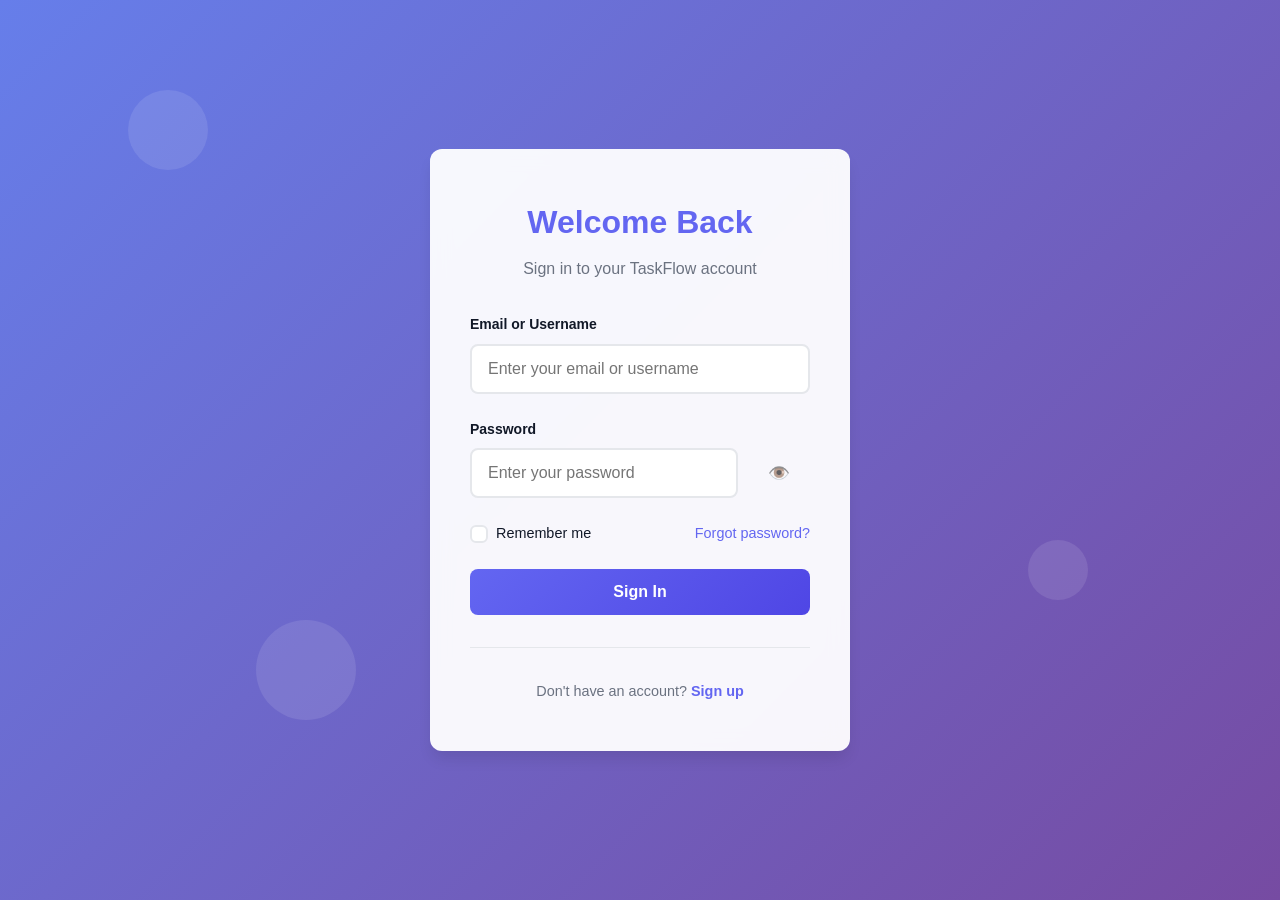
<file: to-do/index.html>
<!DOCTYPE html>
<html lang="en">
<head>
    <meta charset="UTF-8">
    <meta name="viewport" content="width=device-width, initial-scale=1.0">
    <title>TaskFlow - Responsive To-Do List</title>
    <link rel="stylesheet" href="styles.css">
</head>
<body>
    <div class="container">
        <!-- Header -->
        <header class="header">
            <div class="header-content">
                <h1 class="app-title">📋 TaskFlow</h1>
                <p class="app-subtitle">Stay organized and productive</p>
                <button id="logoutBtn" class="logout-btn" title="Logout">
                    <span class="logout-icon">🚪</span>
                    Logout
                </button>
            </div>
        </header>

        <!-- Main App -->
        <main class="main">
            <!-- Sidebar -->
            <aside class="sidebar">
                <div class="sidebar-section">
                    <h3 class="sidebar-title">Filters</h3>
                    <ul class="filter-list">
                        <li>
                            <button class="filter-btn active" data-filter="all">
                                <span class="filter-icon">📂</span>
                                <span>All Tasks</span>
                                <span class="filter-count" id="count-all">0</span>
                            </button>
                        </li>
                        <li>
                            <button class="filter-btn" data-filter="active">
                                <span class="filter-icon">⏳</span>
                                <span>Active</span>
                                <span class="filter-count" id="count-active">0</span>
                            </button>
                        </li>
                        <li>
                            <button class="filter-btn" data-filter="completed">
                                <span class="filter-icon">✅</span>
                                <span>Completed</span>
                                <span class="filter-count" id="count-completed">0</span>
                            </button>
                        </li>
                    </ul>
                </div>

                <div class="sidebar-section">
                    <h3 class="sidebar-title">Categories</h3>
                    <ul class="category-list" id="categoryList">
                        <!-- Dynamically populated -->
                    </ul>
                </div>

                <div class="sidebar-section">
                    <h3 class="sidebar-title">Sort By</h3>
                    <select class="sort-select" id="sortSelect">
                        <option value="date-asc">Due Date (Nearest)</option>
                        <option value="date-desc">Due Date (Latest)</option>
                        <option value="created">Recently Created</option>
                    </select>
                </div>
            </aside>

            <!-- Content Area -->
            <section class="content">
                <!-- Input Section -->
                <div class="input-section">
                    <h2>Add New Task</h2>
                    <form id="taskForm" class="task-form">
                        <div class="form-group">
                            <input
                                type="text"
                                id="taskInput"
                                placeholder="What needs to be done?"
                                class="task-input"
                                required
                            >
                            <span class="error-message" id="taskError"></span>
                        </div>

                        <div class="form-row">
                            <div class="form-group">
                                <label for="categoryInput">Category</label>
                                <input
                                    type="text"
                                    id="categoryInput"
                                    placeholder="e.g., Work, Personal"
                                    class="category-input"
                                >
                            </div>

                            <div class="form-group">
                                <label for="dueDateInput">Due Date</label>
                                <input
                                    type="date"
                                    id="dueDateInput"
                                    class="date-input"
                                >
                            </div>

                            <button type="submit" class="add-btn">
                                <span class="btn-icon">+</span>
                                Add Task
                            </button>
                        </div>
                    </form>
                </div>

                <!-- Stats Section -->
                <div class="stats-section">
                    <div class="stat-card">
                        <div class="stat-label">Total Tasks</div>
                        <div class="stat-value" id="statTotal">0</div>
                    </div>
                    <div class="stat-card">
                        <div class="stat-label">Active Tasks</div>
                        <div class="stat-value" id="statActive">0</div>
                    </div>
                    <div class="stat-card">
                        <div class="stat-label">Overdue Tasks</div>
                        <div class="stat-value overdue" id="statOverdue">0</div>
                    </div>
                </div>

                <!-- Tasks List Section -->
                <div class="tasks-section">
                    <div class="tasks-header">
                        <h2 id="tasksTitle">All Tasks</h2>
                        <div id="clearBtn" class="clear-btn" title="Clear completed tasks">
                            🗑️ Clear Completed
                        </div>
                    </div>

                    <!-- Empty State -->
                    <div id="emptyState" class="empty-state">
                        <div class="empty-icon">📭</div>
                        <p class="empty-title">No tasks yet</p>
                        <p class="empty-subtitle">Create your first task to get started!</p>
                    </div>

                    <!-- Tasks List -->
                    <ul id="tasksList" class="tasks-list">
                        <!-- Tasks will be rendered here -->
                    </ul>
                </div>
            </section>
        </main>

        <!-- Edit Modal -->
        <div id="editModal" class="modal hidden">
            <div class="modal-content">
                <div class="modal-header">
                    <h3>Edit Task</h3>
                    <button class="modal-close" id="closeModal">&times;</button>
                </div>
                <form id="editForm" class="task-form">
                    <div class="form-group">
                        <label for="editTaskInput">Task Title</label>
                        <input
                            type="text"
                            id="editTaskInput"
                            class="task-input"
                            required
                        >
                    </div>

                    <div class="form-row">
                        <div class="form-group">
                            <label for="editCategoryInput">Category</label>
                            <input
                                type="text"
                                id="editCategoryInput"
                                class="category-input"
                            >
                        </div>

                        <div class="form-group">
                            <label for="editDueDateInput">Due Date</label>
                            <input
                                type="date"
                                id="editDueDateInput"
                                class="date-input"
                            >
                        </div>
                    </div>

                    <div class="modal-actions">
                        <button type="button" class="btn-secondary" id="cancelEdit">Cancel</button>
                        <button type="submit" class="btn-primary">Save Changes</button>
                    </div>
                </form>
            </div>
        </div>

        <!-- Toast Notification -->
        <div id="toast" class="toast hidden"></div>
    </div>

    <script src="script.js"></script>
</body>
</html>
</file>
<file: to-do/styles.css>
/* ===================================
   Global Styles & Variables
   =================================== */

:root {
    --primary-color: #6366f1;
    --primary-hover: #4f46e5;
    --primary-light: #e0e7ff;
    --secondary-color: #10b981;
    --secondary-hover: #059669;
    --danger-color: #ef4444;
    --danger-hover: #dc2626;
    --warning-color: #f59e0b;
    --dark-bg: #1f2937;
    --light-bg: #f9fafb;
    --border-color: #e5e7eb;
    --text-dark: #111827;
    --text-light: #6b7280;
    --text-lighter: #9ca3af;
    --overdue-color: #dc2626;
    --completed-color: #10b981;
    --radius-sm: 0.375rem;
    --radius-md: 0.5rem;
    --radius-lg: 0.75rem;
    --shadow-sm: 0 1px 2px 0 rgba(0, 0, 0, 0.05);
    --shadow-md: 0 4px 6px -1px rgba(0, 0, 0, 0.1);
    --shadow-lg: 0 10px 15px -3px rgba(0, 0, 0, 0.1);
    --transition: all 0.3s ease;
}

* {
    margin: 0;
    padding: 0;
    box-sizing: border-box;
}

html {
    scroll-behavior: smooth;
}

body {
    font-family: -apple-system, BlinkMacSystemFont, 'Segoe UI', Roboto, 'Helvetica Neue', Arial, sans-serif;
    background: linear-gradient(135deg, #667eea 0%, #764ba2 100%);
    min-height: 100vh;
    color: var(--text-dark);
    line-height: 1.6;
}

/* ===================================
   Container & Layout
   =================================== */

.container {
    max-width: 1400px;
    margin: 0 auto;
    min-height: 100vh;
    display: flex;
    flex-direction: column;
}

.header {
    background: rgba(255, 255, 255, 0.95);
    padding: 2rem 1rem;
    box-shadow: var(--shadow-sm);
    backdrop-filter: blur(10px);
}

.header-content {
    max-width: 1400px;
    margin: 0 auto;
    text-align: center;
    position: relative;
}

.app-title {
    font-size: 2.5rem;
    color: var(--primary-color);
    margin-bottom: 0.5rem;
    font-weight: 700;
}

.app-subtitle {
    color: var(--text-light);
    font-size: 1rem;
}

.logout-btn {
    position: absolute;
    top: 50%;
    right: 0;
    transform: translateY(-50%);
    padding: 0.5rem 1rem;
    background: rgba(255, 255, 255, 0.9);
    color: var(--text-dark);
    border: 1px solid var(--border-color);
    border-radius: var(--radius-md);
    font-size: 0.875rem;
    font-weight: 500;
    cursor: pointer;
    transition: var(--transition);
    display: flex;
    align-items: center;
    gap: 0.5rem;
    backdrop-filter: blur(5px);
}

.logout-btn:hover {
    background: white;
    border-color: var(--danger-color);
    color: var(--danger-color);
}

.logout-btn:focus {
    outline: 2px solid var(--primary-color);
    outline-offset: 2px;
}

.main {
    flex: 1;
    display: grid;
    grid-template-columns: 280px 1fr;
    gap: 2rem;
    padding: 2rem 1rem;
    max-width: 1400px;
    margin: 0 auto;
    width: 100%;
}

/* ===================================
   Sidebar
   =================================== */

.sidebar {
    background: rgba(255, 255, 255, 0.95);
    border-radius: var(--radius-lg);
    padding: 1.5rem;
    box-shadow: var(--shadow-md);
    height: fit-content;
    position: sticky;
    top: 2rem;
    backdrop-filter: blur(10px);
}

.sidebar-section {
    margin-bottom: 2rem;
}

.sidebar-section:last-child {
    margin-bottom: 0;
}

.sidebar-title {
    font-size: 0.875rem;
    font-weight: 600;
    text-transform: uppercase;
    color: var(--text-light);
    letter-spacing: 0.05em;
    margin-bottom: 1rem;
}

.filter-list,
.category-list {
    list-style: none;
}

.filter-btn,
.category-btn {
    width: 100%;
    padding: 0.75rem 1rem;
    margin-bottom: 0.5rem;
    background: transparent;
    border: 2px solid transparent;
    border-radius: var(--radius-md);
    cursor: pointer;
    font-size: 0.9rem;
    display: flex;
    align-items: center;
    gap: 0.75rem;
    color: var(--text-dark);
    transition: var(--transition);
    text-align: left;
    font-weight: 500;
}

.filter-btn:hover,
.category-btn:hover {
    background: var(--light-bg);
    border-color: var(--primary-color);
}

.filter-btn.active,
.category-btn.active {
    background: var(--primary-light);
    border-color: var(--primary-color);
    color: var(--primary-color);
}

.filter-icon {
    font-size: 1.1rem;
}

.filter-count {
    margin-left: auto;
    background: var(--primary-color);
    color: white;
    padding: 0.125rem 0.5rem;
    border-radius: 99px;
    font-size: 0.75rem;
    font-weight: 600;
}

.filter-btn.active .filter-count {
    background: var(--primary-color);
}

.sort-select {
    width: 100%;
    padding: 0.75rem;
    border: 1px solid var(--border-color);
    border-radius: var(--radius-md);
    font-size: 0.9rem;
    background: white;
    color: var(--text-dark);
    cursor: pointer;
    transition: var(--transition);
}

.sort-select:hover,
.sort-select:focus {
    border-color: var(--primary-color);
    outline: none;
}

/* ===================================
   Content Area
   =================================== */

.content {
    display: flex;
    flex-direction: column;
    gap: 2rem;
}

/* ===================================
   Input Section
   =================================== */

.input-section {
    background: rgba(255, 255, 255, 0.95);
    border-radius: var(--radius-lg);
    padding: 2rem;
    box-shadow: var(--shadow-md);
    backdrop-filter: blur(10px);
}

.input-section h2 {
    font-size: 1.25rem;
    margin-bottom: 1.5rem;
    color: var(--text-dark);
}

.task-form {
    display: flex;
    flex-direction: column;
    gap: 1rem;
}

.form-group {
    display: flex;
    flex-direction: column;
    gap: 0.5rem;
}

.form-group label {
    font-size: 0.875rem;
    font-weight: 600;
    color: var(--text-dark);
}

.task-input,
.category-input,
.date-input {
    padding: 0.75rem 1rem;
    border: 2px solid var(--border-color);
    border-radius: var(--radius-md);
    font-size: 1rem;
    transition: var(--transition);
    font-family: inherit;
}

.task-input:focus,
.category-input:focus,
.date-input:focus {
    outline: none;
    border-color: var(--primary-color);
    box-shadow: 0 0 0 3px var(--primary-light);
}

.task-input::placeholder {
    color: var(--text-lighter);
}

.error-message {
    font-size: 0.875rem;
    color: var(--danger-color);
    display: none;
    margin-top: 0.25rem;
}

.error-message.show {
    display: block;
}

.form-row {
    display: grid;
    grid-template-columns: 1fr 1fr auto;
    gap: 1rem;
    align-items: flex-end;
}

.add-btn {
    padding: 0.75rem 1.5rem;
    background: linear-gradient(135deg, var(--primary-color), var(--primary-hover));
    color: white;
    border: none;
    border-radius: var(--radius-md);
    font-size: 1rem;
    font-weight: 600;
    cursor: pointer;
    transition: var(--transition);
    display: flex;
    align-items: center;
    gap: 0.5rem;
    white-space: nowrap;
}

.add-btn:hover {
    transform: translateY(-2px);
    box-shadow: var(--shadow-lg);
}

.add-btn:active {
    transform: translateY(0);
}

.btn-icon {
    font-size: 1.25rem;
}

/* ===================================
   Stats Section
   =================================== */

.stats-section {
    display: grid;
    grid-template-columns: repeat(auto-fit, minmax(200px, 1fr));
    gap: 1rem;
}

.stat-card {
    background: rgba(255, 255, 255, 0.95);
    border-radius: var(--radius-lg);
    padding: 1.5rem;
    box-shadow: var(--shadow-md);
    backdrop-filter: blur(10px);
    text-align: center;
}

.stat-label {
    color: var(--text-light);
    font-size: 0.875rem;
    font-weight: 600;
    text-transform: uppercase;
    letter-spacing: 0.05em;
    margin-bottom: 0.5rem;
}

.stat-value {
    font-size: 2.5rem;
    font-weight: 700;
    color: var(--primary-color);
}

.stat-value.overdue {
    color: var(--overdue-color);
}

/* ===================================
   Tasks Section
   =================================== */

.tasks-section {
    background: rgba(255, 255, 255, 0.95);
    border-radius: var(--radius-lg);
    padding: 2rem;
    box-shadow: var(--shadow-md);
    backdrop-filter: blur(10px);
}

.tasks-header {
    display: flex;
    justify-content: space-between;
    align-items: center;
    margin-bottom: 1.5rem;
    gap: 1rem;
}

.tasks-header h2 {
    font-size: 1.25rem;
    color: var(--text-dark);
}

.clear-btn {
    padding: 0.5rem 1rem;
    background: var(--light-bg);
    color: var(--text-dark);
    border: 1px solid var(--border-color);
    border-radius: var(--radius-md);
    cursor: pointer;
    font-size: 0.875rem;
    font-weight: 500;
    transition: var(--transition);
    white-space: nowrap;
}

.clear-btn:hover {
    background: var(--danger-color);
    color: white;
    border-color: var(--danger-color);
}

.clear-btn:disabled {
    opacity: 0.5;
    cursor: not-allowed;
}

/* ===================================
   Empty State
   =================================== */

.empty-state {
    text-align: center;
    padding: 3rem 1rem;
    display: none;
}

.empty-state.show {
    display: block;
}

.empty-icon {
    font-size: 4rem;
    margin-bottom: 1rem;
}

.empty-title {
    font-size: 1.5rem;
    color: var(--text-dark);
    font-weight: 600;
    margin-bottom: 0.5rem;
}

.empty-subtitle {
    color: var(--text-light);
    font-size: 1rem;
}

/* ===================================
   Tasks List
   =================================== */

.tasks-list {
    list-style: none;
    display: flex;
    flex-direction: column;
    gap: 0.75rem;
}

.task-item {
    display: grid;
    grid-template-columns: 32px 1fr auto;
    gap: 1rem;
    align-items: start;
    padding: 1rem;
    background: var(--light-bg);
    border-radius: var(--radius-lg);
    border-left: 4px solid var(--primary-color);
    transition: var(--transition);
    animation: slideIn 0.3s ease;
}

@keyframes slideIn {
    from {
        opacity: 0;
        transform: translateY(-10px);
    }
    to {
        opacity: 1;
        transform: translateY(0);
    }
}

.task-item:hover {
    box-shadow: var(--shadow-md);
    transform: translateX(4px);
}

.task-item.completed {
    opacity: 0.7;
    border-left-color: var(--completed-color);
}

.task-item.overdue {
    border-left-color: var(--overdue-color);
}

.task-item.overdue:not(.completed) {
    background: rgba(220, 38, 38, 0.05);
}

/* Checkbox */

.task-checkbox {
    width: 24px;
    height: 24px;
    cursor: pointer;
    accent-color: var(--primary-color);
    margin-top: 2px;
}

/* Task Content */

.task-content {
    display: flex;
    flex-direction: column;
    gap: 0.5rem;
    min-width: 0;
}

.task-title {
    font-size: 1rem;
    font-weight: 500;
    color: var(--text-dark);
    word-break: break-word;
}

.task-item.completed .task-title {
    text-decoration: line-through;
    color: var(--text-light);
}

.task-meta {
    display: flex;
    flex-wrap: wrap;
    gap: 0.75rem;
    font-size: 0.875rem;
}

.task-category {
    display: inline-flex;
    align-items: center;
    gap: 0.25rem;
    background: var(--primary-light);
    color: var(--primary-color);
    padding: 0.25rem 0.75rem;
    border-radius: 99px;
    font-weight: 500;
}

.task-due {
    display: inline-flex;
    align-items: center;
    gap: 0.25rem;
    color: var(--text-light);
}

.task-due.overdue {
    color: var(--overdue-color);
    font-weight: 600;
}

.task-due .due-icon {
    font-size: 0.75rem;
}

.task-due.overdue .due-icon {
    animation: pulse 1.5s infinite;
}

@keyframes pulse {
    0%, 100% {
        opacity: 1;
    }
    50% {
        opacity: 0.5;
    }
}

/* Task Actions */

.task-actions {
    display: flex;
    gap: 0.5rem;
}

.task-btn {
    width: 36px;
    height: 36px;
    padding: 0;
    border: none;
    background: transparent;
    border-radius: var(--radius-md);
    cursor: pointer;
    font-size: 1.1rem;
    display: flex;
    align-items: center;
    justify-content: center;
    transition: var(--transition);
}

.task-btn:hover {
    transform: scale(1.1);
}

.edit-btn {
    color: var(--primary-color);
}

.edit-btn:hover {
    background: var(--primary-light);
}

.delete-btn {
    color: var(--danger-color);
}

.delete-btn:hover {
    background: rgba(239, 68, 68, 0.1);
}

/* ===================================
   Modal
   =================================== */

.modal {
    position: fixed;
    top: 0;
    left: 0;
    right: 0;
    bottom: 0;
    background: rgba(0, 0, 0, 0.5);
    display: flex;
    align-items: center;
    justify-content: center;
    z-index: 1000;
    padding: 1rem;
    backdrop-filter: blur(4px);
}

.modal.hidden {
    display: none;
}

.modal-content {
    background: white;
    border-radius: var(--radius-lg);
    box-shadow: var(--shadow-lg);
    max-width: 500px;
    width: 100%;
    animation: modalSlideIn 0.3s ease;
}

@keyframes modalSlideIn {
    from {
        opacity: 0;
        transform: scale(0.95);
    }
    to {
        opacity: 1;
        transform: scale(1);
    }
}

.modal-header {
    display: flex;
    justify-content: space-between;
    align-items: center;
    padding: 1.5rem;
    border-bottom: 1px solid var(--border-color);
}

.modal-header h3 {
    font-size: 1.25rem;
    color: var(--text-dark);
}

.modal-close {
    width: 36px;
    height: 36px;
    padding: 0;
    border: none;
    background: transparent;
    font-size: 1.5rem;
    cursor: pointer;
    color: var(--text-light);
    transition: var(--transition);
    border-radius: var(--radius-md);
}

.modal-close:hover {
    background: var(--light-bg);
    color: var(--text-dark);
}

#editForm {
    padding: 1.5rem;
}

.modal-actions {
    display: flex;
    gap: 1rem;
    justify-content: flex-end;
}

.btn-primary,
.btn-secondary {
    padding: 0.75rem 1.5rem;
    border: none;
    border-radius: var(--radius-md);
    font-size: 0.9rem;
    font-weight: 600;
    cursor: pointer;
    transition: var(--transition);
}

.btn-primary {
    background: var(--primary-color);
    color: white;
}

.btn-primary:hover {
    background: var(--primary-hover);
    transform: translateY(-2px);
    box-shadow: var(--shadow-md);
}

.btn-secondary {
    background: var(--light-bg);
    color: var(--text-dark);
    border: 1px solid var(--border-color);
}

.btn-secondary:hover {
    background: var(--border-color);
}

/* ===================================
   Toast Notification
   =================================== */

.toast {
    position: fixed;
    bottom: 2rem;
    right: 2rem;
    background: var(--text-dark);
    color: white;
    padding: 1rem 1.5rem;
    border-radius: var(--radius-md);
    box-shadow: var(--shadow-lg);
    z-index: 2000;
    max-width: 300px;
    animation: slideUp 0.3s ease;
}

@keyframes slideUp {
    from {
        opacity: 0;
        transform: translateY(20px);
    }
    to {
        opacity: 1;
        transform: translateY(0);
    }
}

.toast.hidden {
    display: none;
}

.toast.success {
    background: var(--completed-color);
}

.toast.error {
    background: var(--danger-color);
}

/* ===================================
   Responsive Design
   =================================== */

@media (max-width: 1024px) {
    .main {
        grid-template-columns: 250px 1fr;
        gap: 1.5rem;
        padding: 1rem;
    }

    .form-row {
        grid-template-columns: 1fr 1fr;
    }

    .stats-section {
        grid-template-columns: repeat(2, 1fr);
    }
}

@media (max-width: 768px) {
    .main {
        grid-template-columns: 1fr;
        gap: 1.5rem;
    }

    .sidebar {
        position: static;
        display: grid;
        grid-template-columns: repeat(2, 1fr);
        gap: 1rem;
        height: auto;
    }

    .sidebar-section {
        margin-bottom: 0;
    }

    .form-row {
        grid-template-columns: 1fr;
        gap: 1rem;
    }

    .input-section {
        padding: 1.5rem 1rem;
    }

    .stats-section {
        grid-template-columns: 1fr;
    }

    .task-item {
        grid-template-columns: 24px 1fr auto;
        gap: 0.75rem;
        padding: 0.75rem;
    }

    .app-title {
        font-size: 1.75rem;
    }

    .tasks-header {
        flex-direction: column;
        align-items: flex-start;
    }

    .toast {
        bottom: 1rem;
        right: 1rem;
        left: 1rem;
        max-width: none;
    }
}

@media (max-width: 480px) {
    .header {
        padding: 1.5rem 1rem;
    }

    .app-title {
        font-size: 1.5rem;
    }

    .app-subtitle {
        font-size: 0.875rem;
    }

    .main {
        gap: 1rem;
        padding: 0.75rem;
    }

    .sidebar {
        grid-template-columns: 1fr;
    }

    .filter-btn,
    .category-btn {
        font-size: 0.875rem;
        padding: 0.625rem 0.75rem;
    }

    .input-section,
    .tasks-section {
        padding: 1rem 0.75rem;
        border-radius: var(--radius-md);
    }

    .input-section h2,
    .tasks-header h2 {
        font-size: 1.125rem;
    }

    .form-group label {
        font-size: 0.8125rem;
    }

    .task-input,
    .category-input,
    .date-input {
        font-size: 16px;
        padding: 0.625rem 0.75rem;
    }

    .add-btn {
        padding: 0.625rem 1rem;
        font-size: 0.875rem;
    }

    .task-item {
        grid-template-columns: 20px 1fr;
        gap: 0.5rem;
        padding: 0.5rem;
        border-radius: var(--radius-md);
    }

    .task-actions {
        grid-column: 1 / -1;
        justify-content: flex-start;
        margin-top: 0.5rem;
    }

    .task-title {
        font-size: 0.9375rem;
    }

    .task-meta {
        font-size: 0.8125rem;
        gap: 0.5rem;
    }

    .task-btn {
        width: 32px;
        height: 32px;
    }

    .stat-value {
        font-size: 1.875rem;
    }

    .empty-icon {
        font-size: 3rem;
    }

    .empty-title {
        font-size: 1.25rem;
    }

    .empty-subtitle {
        font-size: 0.875rem;
    }

    .clear-btn {
        padding: 0.375rem 0.75rem;
        font-size: 0.8125rem;
    }
}

/* ===================================
   Dark Mode Support (optional)
   =================================== */

@media (prefers-color-scheme: dark) {
    :root {
        --dark-bg: #0f172a;
        --light-bg: #1e293b;
        --border-color: #334155;
        --text-dark: #f1f5f9;
        --text-light: #cbd5e1;
        --text-lighter: #94a3b8;
    }

    body {
        background: linear-gradient(135deg, #1e1b4b 0%, #312e81 100%);
        color: var(--text-dark);
    }

    .header,
    .sidebar,
    .input-section,
    .tasks-section,
    .stat-card {
        background: rgba(30, 41, 59, 0.8);
    }

    .modal-content {
        background: var(--light-bg);
    }
}

/* ===================================
   Utility Classes
   =================================== */

.hidden {
    display: none !important;
}

.no-scroll {
    overflow: hidden;
}
</file>
<file: to-do/login.css>
/* ===================================
   Login Page Styles
   =================================== */

.login-container {
    min-height: 100vh;
    background: linear-gradient(135deg, #667eea 0%, #764ba2 100%);
    display: flex;
    align-items: center;
    justify-content: center;
    padding: 2rem 1rem;
    position: relative;
    overflow: hidden;
}

.login-card {
    background: rgba(255, 255, 255, 0.95);
    backdrop-filter: blur(10px);
    border-radius: var(--radius-lg);
    box-shadow: var(--shadow-lg);
    padding: 3rem 2.5rem;
    width: 100%;
    max-width: 420px;
    position: relative;
    z-index: 10;
}

.login-header {
    text-align: center;
    margin-bottom: 2rem;
}

.login-title {
    font-size: 2rem;
    font-weight: 700;
    color: var(--primary-color);
    margin-bottom: 0.5rem;
}

.login-subtitle {
    color: var(--text-light);
    font-size: 1rem;
}

/* ===================================
   Error Banner
   =================================== */

.error-banner {
    background: #fef2f2;
    border: 1px solid #fecaca;
    border-radius: var(--radius-md);
    padding: 1rem;
    margin-bottom: 1.5rem;
    display: flex;
    align-items: center;
    gap: 0.75rem;
    color: var(--danger-color);
    font-size: 0.9rem;
}

.error-banner.hidden {
    display: none;
}

.error-icon {
    font-size: 1.1rem;
    flex-shrink: 0;
}

/* ===================================
   Login Form
   =================================== */

.login-form {
    display: flex;
    flex-direction: column;
    gap: 1.5rem;
}

.form-group {
    display: flex;
    flex-direction: column;
    gap: 0.5rem;
}

.form-label {
    font-size: 0.875rem;
    font-weight: 600;
    color: var(--text-dark);
}

.form-input {
    padding: 0.875rem 1rem;
    border: 2px solid var(--border-color);
    border-radius: var(--radius-md);
    font-size: 1rem;
    font-family: inherit;
    transition: var(--transition);
    background: white;
}

.form-input:focus {
    outline: none;
    border-color: var(--primary-color);
    box-shadow: 0 0 0 3px var(--primary-light);
}

.form-input:invalid:not(:placeholder-shown) {
    border-color: var(--danger-color);
}

.form-input:invalid:not(:placeholder-shown):focus {
    box-shadow: 0 0 0 3px #fef2f2;
}

.error-message {
    font-size: 0.875rem;
    color: var(--danger-color);
    display: none;
    margin-top: 0.25rem;
    font-weight: 500;
}

.error-message.show {
    display: block;
}

/* ===================================
   Password Input
   =================================== */

.password-input-container {
    position: relative;
    display: flex;
    align-items: center;
}

.password-input-container .form-input {
    padding-right: 3rem;
}

.password-toggle {
    position: absolute;
    right: 0.75rem;
    background: none;
    border: none;
    cursor: pointer;
    padding: 0.5rem;
    border-radius: var(--radius-sm);
    transition: var(--transition);
    display: flex;
    align-items: center;
    justify-content: center;
}

.password-toggle:hover {
    background: var(--light-bg);
}

.password-toggle:focus {
    outline: 2px solid var(--primary-color);
    outline-offset: 2px;
}

.toggle-icon {
    font-size: 1.1rem;
    opacity: 0.7;
}

/* ===================================
   Form Options
   =================================== */

.form-options {
    display: flex;
    justify-content: space-between;
    align-items: center;
    flex-wrap: wrap;
    gap: 1rem;
}

.checkbox-container {
    display: flex;
    align-items: center;
    cursor: pointer;
    font-size: 0.9rem;
    position: relative;
    user-select: none;
}

.checkbox-input {
    position: absolute;
    opacity: 0;
    cursor: pointer;
    height: 0;
    width: 0;
}

.checkmark {
    height: 18px;
    width: 18px;
    background-color: white;
    border: 2px solid var(--border-color);
    border-radius: var(--radius-sm);
    margin-right: 0.5rem;
    position: relative;
    transition: var(--transition);
}

.checkbox-container:hover .checkmark {
    border-color: var(--primary-color);
}

.checkbox-container .checkbox-input:checked ~ .checkmark {
    background-color: var(--primary-color);
    border-color: var(--primary-color);
}

.checkmark:after {
    content: "";
    position: absolute;
    display: none;
    left: 5px;
    top: 2px;
    width: 4px;
    height: 8px;
    border: solid white;
    border-width: 0 2px 2px 0;
    transform: rotate(45deg);
}

.checkbox-container .checkbox-input:checked ~ .checkmark:after {
    display: block;
}

.checkbox-label {
    color: var(--text-dark);
    font-weight: 500;
}

.forgot-password-link {
    color: var(--primary-color);
    text-decoration: none;
    font-size: 0.9rem;
    font-weight: 500;
    transition: var(--transition);
}

.forgot-password-link:hover,
.forgot-password-link:focus {
    color: var(--primary-hover);
    text-decoration: underline;
}

.forgot-password-link:focus {
    outline: 2px solid var(--primary-color);
    outline-offset: 2px;
    border-radius: var(--radius-sm);
}

/* ===================================
   Login Button
   =================================== */

.login-button {
    padding: 0.875rem 1.5rem;
    background: linear-gradient(135deg, var(--primary-color), var(--primary-hover));
    color: white;
    border: none;
    border-radius: var(--radius-md);
    font-size: 1rem;
    font-weight: 600;
    cursor: pointer;
    transition: var(--transition);
    display: flex;
    align-items: center;
    justify-content: center;
    gap: 0.75rem;
    position: relative;
    overflow: hidden;
}

.login-button:hover:not(:disabled) {
    transform: translateY(-2px);
    box-shadow: var(--shadow-lg);
}

.login-button:active:not(:disabled) {
    transform: translateY(0);
}

.login-button:disabled {
    opacity: 0.7;
    cursor: not-allowed;
    transform: none;
}

.login-button:focus {
    outline: 2px solid var(--primary-color);
    outline-offset: 2px;
}

.button-text {
    transition: opacity var(--transition);
}

.loading-spinner {
    display: flex;
    align-items: center;
    justify-content: center;
}

.loading-spinner.hidden {
    display: none;
}

.spinner {
    width: 20px;
    height: 20px;
    border: 2px solid rgba(255, 255, 255, 0.3);
    border-radius: 50%;
    border-top-color: white;
    animation: spin 1s ease-in-out infinite;
}

@keyframes spin {
    to { transform: rotate(360deg); }
}

/* ===================================
   Sign Up Section
   =================================== */

.signup-section {
    text-align: center;
    margin-top: 2rem;
    padding-top: 2rem;
    border-top: 1px solid var(--border-color);
}

.signup-text {
    color: var(--text-light);
    font-size: 0.9rem;
    margin: 0;
}

.signup-link {
    color: var(--primary-color);
    text-decoration: none;
    font-weight: 600;
    transition: var(--transition);
}

.signup-link:hover,
.signup-link:focus {
    color: var(--primary-hover);
    text-decoration: underline;
}

.signup-link:focus {
    outline: 2px solid var(--primary-color);
    outline-offset: 2px;
    border-radius: var(--radius-sm);
}

/* ===================================
   Background Elements
   =================================== */

.background-elements {
    position: absolute;
    top: 0;
    left: 0;
    width: 100%;
    height: 100%;
    overflow: hidden;
    z-index: 1;
}

.floating-shape {
    position: absolute;
    border-radius: 50%;
    background: rgba(255, 255, 255, 0.1);
    animation: float 6s ease-in-out infinite;
}

.shape-1 {
    width: 80px;
    height: 80px;
    top: 10%;
    left: 10%;
    animation-delay: 0s;
}

.shape-2 {
    width: 60px;
    height: 60px;
    top: 60%;
    right: 15%;
    animation-delay: 2s;
}

.shape-3 {
    width: 100px;
    height: 100px;
    bottom: 20%;
    left: 20%;
    animation-delay: 4s;
}

@keyframes float {
    0%, 100% {
        transform: translateY(0px) rotate(0deg);
    }
    50% {
        transform: translateY(-20px) rotate(180deg);
    }
}

/* ===================================
   Responsive Design
   =================================== */

@media (max-width: 480px) {
    .login-card {
        padding: 2rem 1.5rem;
        margin: 1rem;
    }

    .login-title {
        font-size: 1.75rem;
    }

    .form-options {
        flex-direction: column;
        align-items: flex-start;
        gap: 0.75rem;
    }

    .forgot-password-link {
        align-self: flex-end;
    }
}

@media (max-width: 360px) {
    .login-container {
        padding: 1rem;
    }

    .login-card {
        padding: 1.5rem 1rem;
    }
}
</file>
